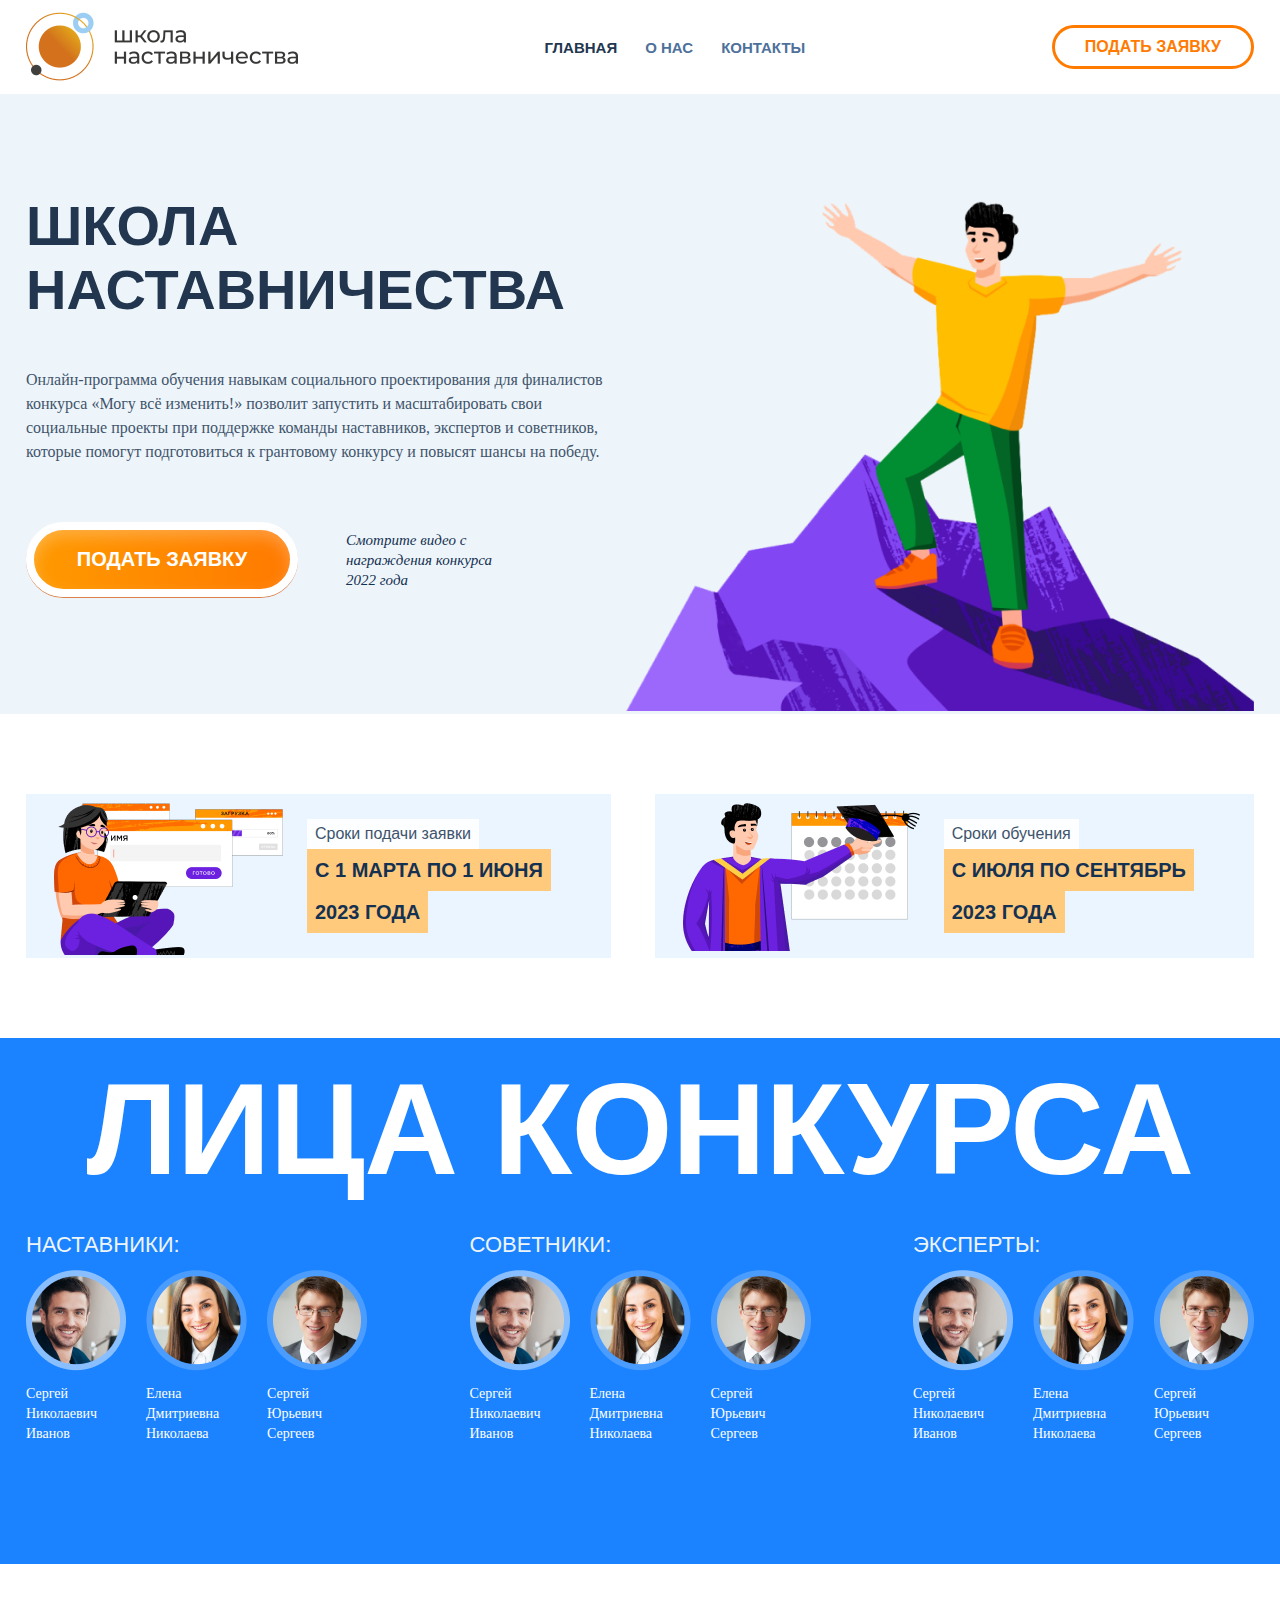
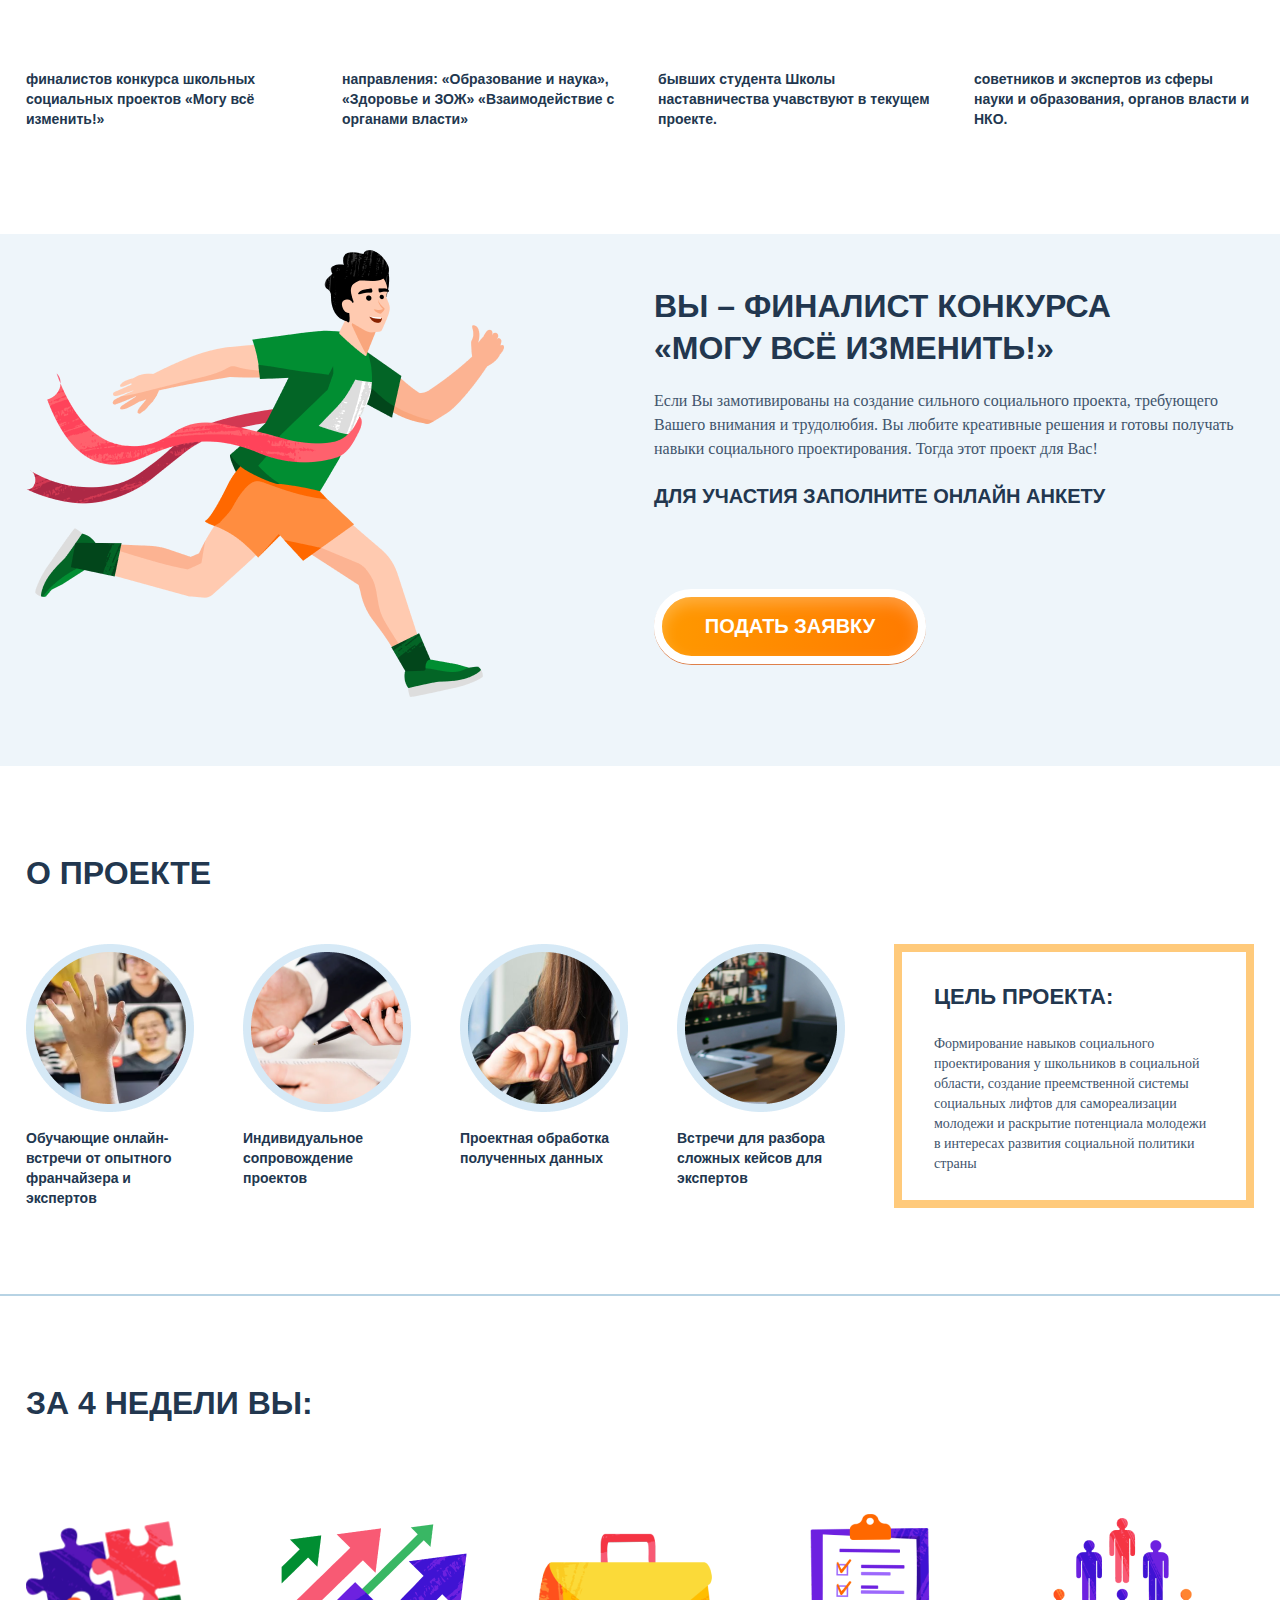
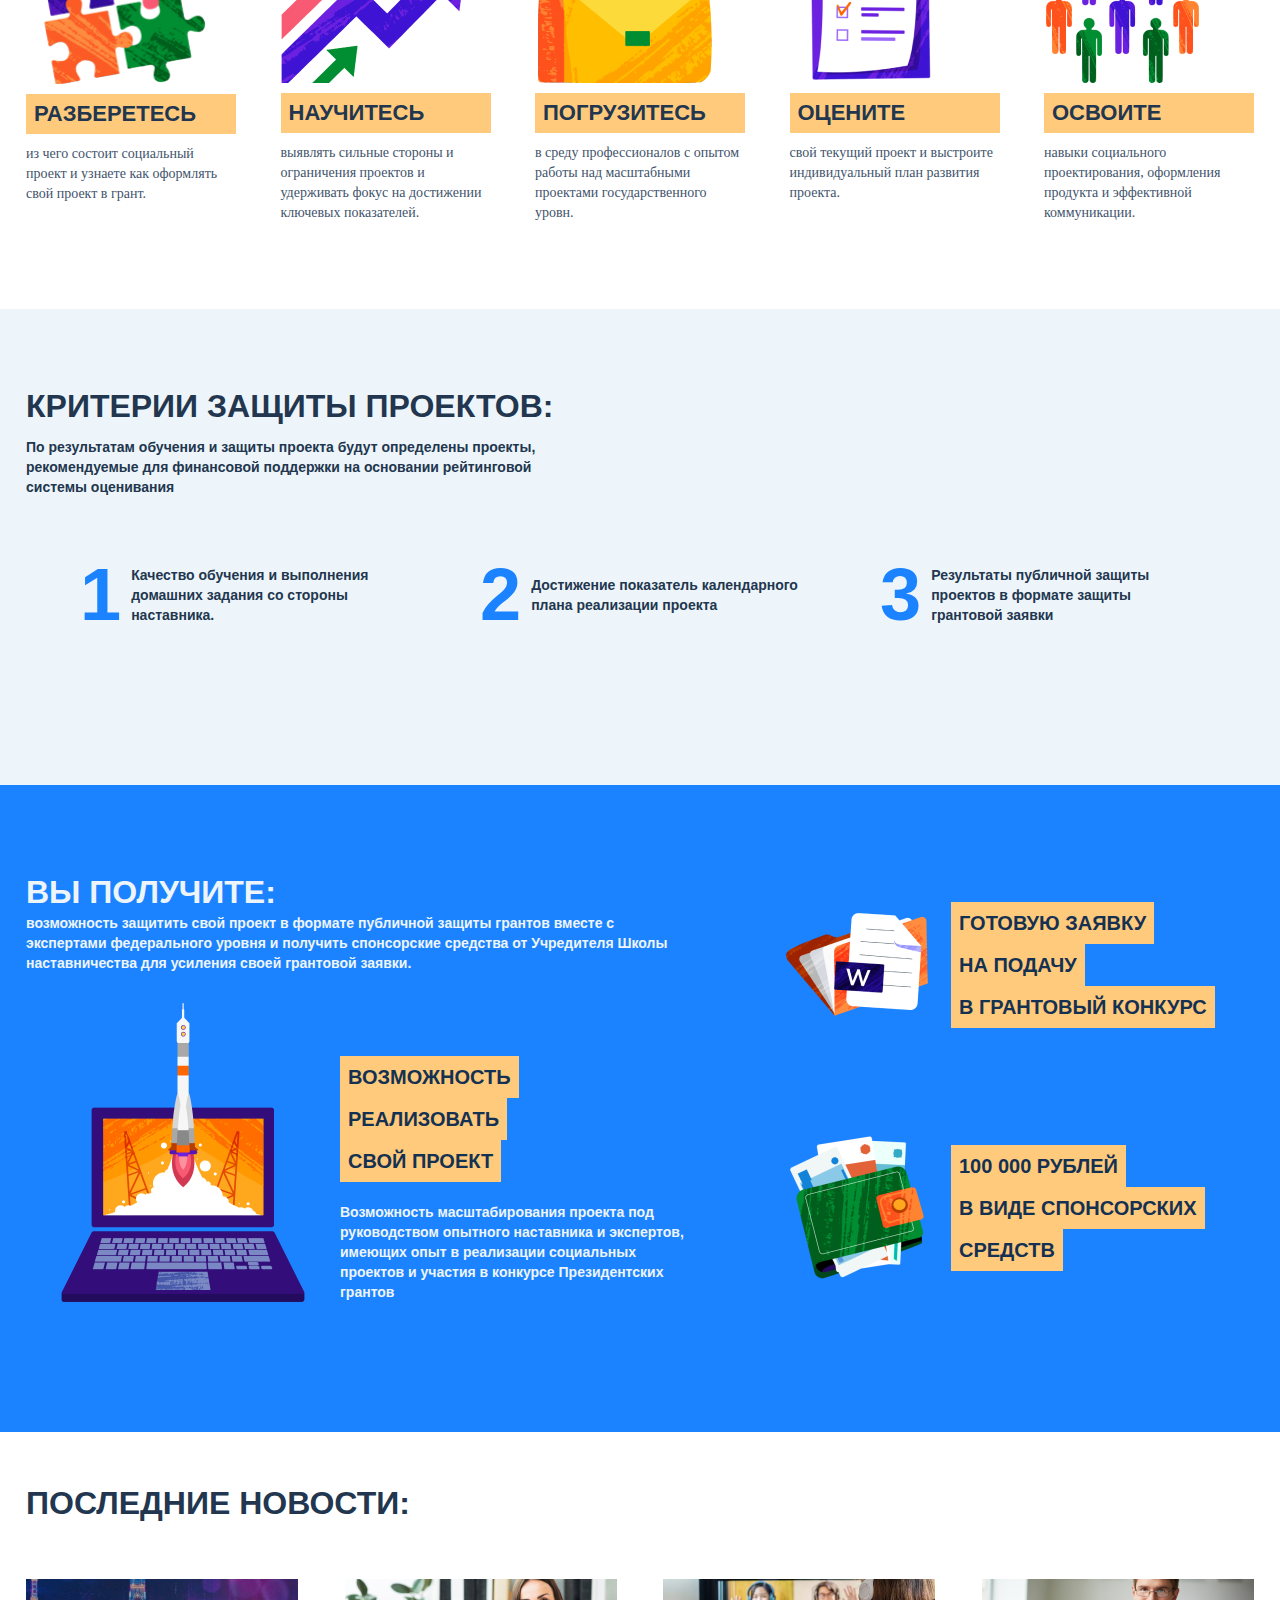
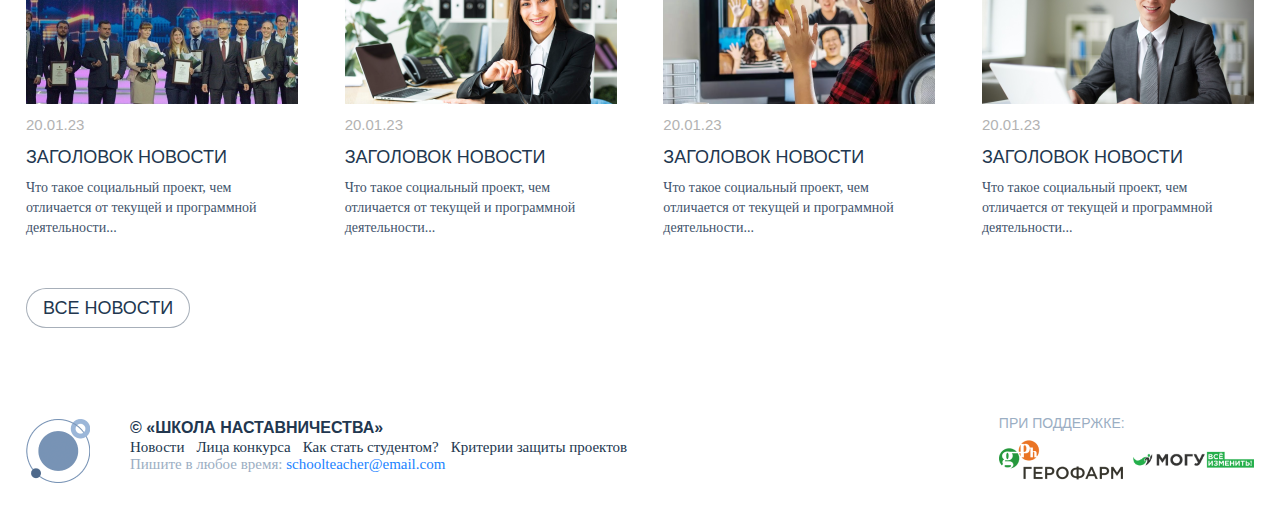
<file: index.html>
<!DOCTYPE html>
<html lang="en">
  <head>
    <meta charset="UTF-8" />
    <meta name="viewport" content="width=device-width, initial-scale=1.0" />
    <title>Главная</title>
    <link rel="stylesheet" href="css/reset.css" />
    <link rel="stylesheet" href="css/main/style.css" />
  </head>
  <body>
    <header class="header">
      <div class="header__container">
        <div class="header__container-wrapper_but">
          <img src="img/burger-menu.svg" width="100%" />
        </div>
        <a href="/">
          <img src="img/logo.png" class="logo" alt="" />
        </a>
        <ul>
          <li>
            <a href="/" class="list-item list-item-active"> Главная </a>
          </li>
          <li><a href="pages/about.html" class="list-item"> О нас </a></li>
          <li><a href="pages/contact.html" class="list-item"> Контакты </a></li>
        </ul>

        <a href="/" class="submit-an-application">
          <button>Подать заявку</button>
        </a>
      </div>
    </header>

    <div
      class="header__container-wrapper_modal"
      style="transform: translate(0px, -100%); display: none">
      <menu>
        <ul class="wrapper_modal-list">
          <li class="wrapper_modal-list_item">
            <a href="./index.html" class="wrapper_modal-list_link">Главная</a>
          </li>
          <li class="wrapper_modal-list_item">
            <a href="pages/about.html" class="wrapper_modal-list_link">О нас</a>
          </li>
          <li class="wrapper_modal-list_item">
            <a href="pages/contact.html" class="wrapper_modal-list_link"
              >Контакты</a
            >
          </li>
        </ul>
      </menu>
    </div>

    <main>
      <div class="main-container">
        <div class="container">
          <div class="container-left-right">
            <div>
              <h1>Школа наставничества</h1>
              <p>
                Онлайн-программа обучения навыкам социального проектирования для
                финалистов конкурса «Могу всё изменить!» позволит запустить и
                масштабировать свои социальные проекты при поддержке команды
                наставников, экспертов и советников, которые помогут
                подготовиться к грантовому конкурсу и повысят шансы на победу.
              </p>
              <div class="container-submit-and-video">
                <a href="/" class="submit-an-application-2">
                  <button>Подать заявку</button>
                </a>
                <span>Смотрите видео с награждения конкурса 2022 года</span>
              </div>
            </div>
            <div class="man">
              <img src="img/man.png" alt="" />
            </div>
          </div>
        </div>
      </div>

      <section>
        <div class="container">
          <div class="container-application-terms">
            <div class="application-deadline">
              <div>
                <img src="img/application-deadline.png" alt="" />
              </div>
              <div>
                <p>Сроки подачи заявки</p>
                <div style="display: flex">
                  <h1>с 1 марта по 1 июня</h1>
                </div>
                <div style="display: flex">
                  <h1>2023 года</h1>
                </div>
              </div>
            </div>
            <div class="terms-of-study">
              <img src="img/terms-of-study.png" alt="" />
              <div>
                <p>Сроки обучения</p>
                <div style="display: flex">
                  <h1>С июля по сентябрь</h1>
                </div>
                <div style="display: flex">
                  <h1>2023 года</h1>
                </div>
              </div>
            </div>
          </div>
        </div>
      </section>

      <section>
        <div class="faces-competition">
          <div class="container">
            <div class="container-faces-competition">
              <h1>Лица конкурса</h1>
              <div class="container-face-competition">
                <div class="container-face-items-competition">
                  <h2>Наставники:</h2>
                  <div class="container-item-competition">
                    <div>
                      <img src="img/people-1.png" alt="" />
                      <p>Сергей Николаевич Иванов</p>
                    </div>
                    <div>
                      <img src="img/people-2.png" alt="" />
                      <p>Елена Дмитриевна Николаева</p>
                    </div>
                    <div>
                      <img src="img/people-3.png" alt="" />
                      <p>Сергей Юрьевич Сергеев</p>
                    </div>
                  </div>
                </div>
                <div class="container-face-items-competition">
                  <h2>Советники:</h2>
                  <div class="container-item-competition">
                    <div>
                      <img src="img/people-1.png" alt="" />
                      <p>Сергей Николаевич Иванов</p>
                    </div>
                    <div>
                      <img src="img/people-2.png" alt="" />
                      <p>Елена Дмитриевна Николаева</p>
                    </div>
                    <div>
                      <img src="img/people-3.png" alt="" />
                      <p>Сергей Юрьевич Сергеев</p>
                    </div>
                  </div>
                </div>
                <div class="container-face-items-competition">
                  <h2>Эксперты:</h2>
                  <div class="container-item-competition">
                    <div>
                      <img src="img/people-1.png" alt="" />
                      <p>Сергей Николаевич Иванов</p>
                    </div>
                    <div>
                      <img src="img/people-2.png" alt="" />
                      <p>Елена Дмитриевна Николаева</p>
                    </div>
                    <div>
                      <img src="img/people-3.png" alt="" />
                      <p>Сергей Юрьевич Сергеев</p>
                    </div>
                  </div>
                </div>
              </div>
            </div>
          </div>
        </div>
      </section>

      <section>
        <div class="container">
          <div class="container-item-info">
            <p>
              финалистов конкурса школьных социальных проектов «Могу всё
              изменить!»
            </p>
            <p>
              направления: «Образование и наука», «Здоровье и ЗОЖ»
              «Взаимодействие с органами власти»
            </p>
            <p>
              бывших студента Школы наставничества учавствуют в текущем проекте.
            </p>
            <p>
              советников и экспертов из сферы науки и образования, органов
              власти и НКО.
            </p>
          </div>
        </div>
      </section>

      <section>
        <div class="background-questionnaire">
          <div class="container">
            <div class="container-left-right-2">
              <div>
                <img src="img/man-2.png" alt="" style="width: 100%" />
              </div>
              <div class="container-right-2">
                <h1>Вы – финалист конкурса «Могу всё изменить!»</h1>
                <p>
                  Если Вы замотивированы на создание сильного социального
                  проекта, требующего Вашего внимания и трудолюбия. Вы любите
                  креативные решения и готовы получать навыки социального
                  проектирования. Тогда этот проект для Вас!
                </p>
                <h2>Для участия заполните онлайн анкету</h2>
                <div class="container-submit-and-video">
                  <a href="/" class="submit-an-application-2">
                    <button>Подать заявку</button>
                  </a>
                </div>
              </div>
            </div>
          </div>
        </div>
      </section>

      <section>
        <div class="container">
          <div class="about-project">
            <div class="about-project-title">
              <h1>О проекте</h1>
            </div>
            <div class="container-about-project">
              <div class="container-item-about-project">
                <img src="img/people-4.png" alt="" />
                <p>
                  Обучающие онлайн-встречи от опытного франчайзера и экспертов
                </p>
              </div>
              <div class="container-item-about-project">
                <img src="img/people-5.png" alt="" />
                <p>Индивидуальное сопровождение проектов</p>
              </div>
              <div class="container-item-about-project">
                <img src="img/people-6.png" alt="" />
                <p>Проектная обработка полученных данных</p>
              </div>
              <div class="container-item-about-project">
                <img src="img/people-7.png" alt="" />
                <p>Встречи для разбора сложных кейсов для экспертов</p>
              </div>
              <div
                class="container-item-about-project border-container-item-about-project">
                <h2>Цель проекта:</h2>
                <p>
                  Формирование навыков социального проектирования у школьников в
                  социальной области, создание преемственной системы социальных
                  лифтов для самореализации молодежи и раскрытие потенциала
                  молодежи в интересах развития социальной политики страны
                </p>
              </div>
            </div>
          </div>
        </div>
        <div class="line"></div>
      </section>

      <section>
        <div class="container">
          <div class="about-project">
            <div class="about-project-title">
              <h1>За 4 недели вы:</h1>
            </div>
            <div class="container-info-learning">
              <div class="item-container-info-learning">
                <img src="img/learning-1.png" alt="" />
                <h2>Разберетесь</h2>
                <p>
                  из чего состоит социальный проект и узнаете как оформлять свой
                  проект в грант.
                </p>
              </div>
              <div class="item-container-info-learning">
                <img src="img/learning-2.png" alt="" />
                <h2>Научитесь</h2>
                <p>
                  выявлять сильные стороны и ограничения проектов и удерживать
                  фокус на достижении ключевых показателей.
                </p>
              </div>
              <div class="item-container-info-learning">
                <img src="img/learning-3.png" alt="" />
                <h2>Погрузитесь</h2>
                <p>
                  в среду профессионалов с опытом работы над масштабными
                  проектами государственного уровн.
                </p>
              </div>
              <div class="item-container-info-learning">
                <img src="img/learning-4.png" alt="" />
                <h2>Оцените</h2>
                <p>
                  свой текущий проект и выстроите индивидуальный план развития
                  проекта.
                </p>
              </div>
              <div class="item-container-info-learning">
                <img src="img/learning-5.png" alt="" />
                <h2>Освоите</h2>
                <p>
                  навыки социального проектирования, оформления продукта и
                  эффективной коммуникации.
                </p>
              </div>
            </div>
          </div>
        </div>
      </section>

      <section>
        <div class="background-questionnaire">
          <div class="container">
            <div class="project-protection">
              <div style="max-width: 530px">
                <div class="project-protection-title">
                  <h1>Критерии защиты проектов:</h1>
                </div>
                <p>
                  По результатам обучения и защиты проекта будут определены
                  проекты, рекомендуемые для финансовой поддержки на основании
                  рейтинговой системы оценивания
                </p>
              </div>
              <div class="project-protection-container">
                <div class="project-protection-item">
                  <span>1</span>
                  <p>
                    Качество обучения и выполнения домашних задания со стороны
                    наставника.
                  </p>
                </div>
                <div class="project-protection-item">
                  <span>2</span>
                  <p>
                    Достижение показатель календарного плана реализации проекта
                  </p>
                </div>
                <div class="project-protection-item">
                  <span>3</span>
                  <p>
                    Результаты публичной защиты проектов в формате защиты
                    грантовой заявки
                  </p>
                </div>
              </div>
            </div>
          </div>
        </div>
      </section>

      <section>
        <div class="background-blue">
          <div class="container">
            <div class="will-receive">
              <div class="container-will-receive-left">
                <div>
                  <h1>Вы получите:</h1>
                  <p>
                    возможность защитить свой проект в формате публичной защиты
                    грантов вместе с экспертами федерального уровня и получить
                    спонсорские средства от Учредителя Школы наставничества для
                    усиления своей грантовой заявки.
                  </p>
                </div>
                <div class="container-will-receive">
                  <img src="img/receive-1.png" alt="" />
                  <div class="container-title-will-receive">
                    <div>
                      <div><h2>Возможность</h2></div>
                      <div><h2>реализовать</h2></div>
                      <div><h2>свой проект</h2></div>
                    </div>
                    <p>
                      Возможность масштабирования проекта под руководством
                      опытного наставника и экспертов, имеющих опыт в реализации
                      социальных проектов и участия в конкурсе Президентских
                      грантов
                    </p>
                  </div>
                </div>
              </div>
              <div class="container-will-receive-right">
                <div class="container-will-receive-right-1">
                  <img src="img/receive-2.png" alt="" />
                  <div>
                    <div><h2>Готовую заявку</h2></div>
                    <div><h2>На подачу</h2></div>
                    <div><h2>В грантовый конкурс</h2></div>
                  </div>
                </div>
                <div class="container-will-receive-right-1">
                  <img src="img/receive-3.png" alt="" />
                  <div>
                    <div><h2>100 000 рублей</h2></div>
                    <div><h2>в виде спонсорских</h2></div>
                    <div><h2>средств</h2></div>
                  </div>
                </div>
              </div>
            </div>
          </div>
        </div>
      </section>

      <section>
        <div class="container">
          <div class="news">
            <div class="news-title">
              <h1>Последние новости:</h1>
            </div>
            <div class="container-items">
              <div class="container-item-news">
                <img src="img/news-1.png" alt="" />
                <div>
                  <span>20.01.23</span>
                </div>
                <h2>Заголовок новости</h2>
                <p>
                  Что такое социальный проект, чем отличается от текущей и
                  программной деятельности...
                </p>
              </div>
              <div class="container-item-news">
                <img src="img/news-2.png" alt="" />
                <div>
                  <span>20.01.23</span>
                </div>
                <h2>Заголовок новости</h2>
                <p>
                  Что такое социальный проект, чем отличается от текущей и
                  программной деятельности...
                </p>
              </div>
              <div class="container-item-news">
                <img src="img/news-3.png" alt="" />
                <div>
                  <span>20.01.23</span>
                </div>
                <h2>Заголовок новости</h2>
                <p>
                  Что такое социальный проект, чем отличается от текущей и
                  программной деятельности...
                </p>
              </div>
              <div class="container-item-news">
                <img src="img/news-4.png" alt="" />
                <div>
                  <span>20.01.23</span>
                </div>
                <h2>Заголовок новости</h2>
                <p>
                  Что такое социальный проект, чем отличается от текущей и
                  программной деятельности...
                </p>
              </div>
            </div>
            <button>Все новости</button>
          </div>
        </div>
      </section>
    </main>
    <footer>
      <div class="container">
        <div class="container-footer">
          <div class="container-footer-left">
            <img src="img/logo-footer.png" style="height: 66px" alt="" />
            <div>
              <h2>© «Школа наставничества»</h2>
              <div>
                <ul>
                  <li>Новости</li>
                  <li>Лица конкурса</li>
                  <li>Как стать студентом?</li>
                  <li>Критерии защиты проектов</li>
                </ul>
              </div>
              <div>
                <p>
                  Пишите в любое время: <span>schoolteacher@email.com</span>
                </p>
              </div>
            </div>
          </div>
          <div class="container-footer-right">
            <h2>При поддержке:</h2>
            <div style="align-items: center; display: flex; gap: 10px">
              <img src="img/support-1.png" alt="" style="height: 54px" /><img
                src="img/support-2.png"
                style="height: 54px"
                alt="" />
            </div>
          </div>
        </div>
      </div>
    </footer>
  </body>
  <script src="burger-menu.js"></script>
</html>
</file>
<file: css/main/style.css>
.header__container {
  display: flex;
  justify-content: space-between;
  align-items: center;
  padding: 10px;
  margin: 0 auto;
  max-width: 1228px;
}

.header__container ul {
  display: flex;
  gap: 28px;
  align-items: center;
}

.header__container-wrapper_modal {
  transition: all 1s;
}
.header__container-wrapper_modal menu {
  height: 100vh;
  display: flex;
  background-color: #1b83ff;
}

.header__container-wrapper_modal ul {
  margin: auto;
  align-items: center;
  display: flex;
  flex-direction: column;
  justify-content: center;
  gap: 100px;
}
.header__container-wrapper_modal li {
  font-family: Arial;
}
.header__container-wrapper_modal a {
  color: white;
  font-size: 1.5rem;
  font-style: normal;
  font-weight: 600;
  position: relative;
}

.submit-an-application button {
  color: #ff7b01;
  font-family: Arial;
  font-size: 16px;
  font-style: normal;
  font-weight: 700;
  line-height: normal;
  text-transform: uppercase;
  display: inline-flex;
  padding: 10px 30px;
  justify-content: center;
  align-items: center;
  gap: 8px;
  flex-shrink: 0;
  border-radius: 26px;
  border: 3px solid #ff7b00;
  cursor: pointer;
  background-color: white;
}

.submit-an-application-2 button {
  color: #fff;
  font-family: Arial;
  font-size: 20px;
  font-style: normal;
  font-weight: 700;
  line-height: normal;
  text-transform: uppercase;
  display: flex;
  width: 272px;
  padding: 18px 40px;
  justify-content: center;
  align-items: flex-start;
  gap: 8px;
  border-radius: 50px;
  background: linear-gradient(90deg, #f90 0.03%, #ff7a00 99.99%);
  box-shadow: 0px 7px 15px 0px rgba(255, 255, 255, 0.25) inset,
    0px 1px 0px 0px #df804a;
  border-radius: 50px;
  border: 8px solid #fff;
  background: linear-gradient(90deg, #f90 0.03%, #ff7a00 99.99%);
  cursor: pointer;
}

.list-item {
  color: #4d719b;
  font-family: Arial;
  font-size: 15px;
  font-style: normal;
  font-weight: 700;
  line-height: normal;
  text-transform: uppercase;
}

.list-item-active {
  color: #22374f;
}

.main-container {
  background-image: url("/img/background.svg");
  padding-top: 100px;
}

.container {
  max-width: 1228px;
  margin: 0 auto;
}

.main-container h1 {
  max-width: 584px;
  color: #22374f;
  font-family: Arial;
  font-size: 56px;
  font-style: normal;
  font-weight: 700;
  line-height: 64px; /* 114.286% */
  text-transform: uppercase;
}

.main-container p {
  max-width: 688px;
  color: #3f546c;
  font-family: Verdana;
  font-size: 16px;
  font-style: normal;
  font-weight: 400;
  line-height: 24px; /* 150% */
  margin-top: 46px;
}

.container-submit-and-video span {
  max-width: 172px;
  color: #153152;
  font-family: Verdana;
  font-size: 15px;
  font-style: italic;
  font-weight: 400;
  line-height: 20px; /* 133.333% */
}

.container-submit-and-video {
  display: flex;
  align-items: center;
  gap: 48px;
  margin-top: 58px;
}

.container-left-right {
  display: flex;
  position: relative;
}

.application-deadline {
  padding-left: 28px;
  padding-right: 60px;
  margin-top: 80px;
  margin-bottom: 80px;
  justify-content: center;
  max-width: 584px;
  display: flex;
  flex-shrink: 0;
  background-color: #ebf5ff;
  gap: 24px;
  align-items: center;
  flex-wrap: wrap;
}

.application-deadline p {
  color: #3f546c;
  font-family: Arial;
  font-size: 16px;
  font-style: normal;
  font-weight: 400;
  line-height: 30px; /* 187.5% */
  background: #fcfeff;
  display: inline-flex;
  display: inline-flex;
  padding: 0px 8px;
  align-items: flex-start;
  gap: 8px;
}

.application-deadline h1 {
  color: #153152;
  font-family: Arial;
  font-size: 20px;
  font-style: normal;
  font-weight: 700;
  line-height: 30px; /* 150% */
  text-transform: uppercase;
  padding: 6px 8px;
  align-items: flex-start;
  gap: 8px;
  background: #ffca7b;
  flex-direction: column;
}

.h1-container {
  display: inline-flex;
}

.terms-of-study {
  padding-left: 28px;
  padding-right: 60px;
  margin-top: 80px;
  margin-bottom: 80px;
  justify-content: center;
  max-width: 584px;
  display: flex;
  flex-shrink: 0;
  background-color: #ebf5ff;
  gap: 24px;
  align-items: center;
}

.terms-of-study p {
  color: #3f546c;
  font-family: Arial;
  font-size: 16px;
  font-style: normal;
  font-weight: 400;
  line-height: 30px; /* 187.5% */
  background: #fcfeff;
  display: inline-flex;
  display: inline-flex;
  padding: 0px 8px;
  align-items: flex-start;
  gap: 8px;
}

.terms-of-study h1 {
  color: #153152;
  font-family: Arial;
  font-size: 20px;
  font-style: normal;
  font-weight: 700;
  line-height: 30px; /* 150% */
  text-transform: uppercase;
  padding: 6px 8px;
  align-items: flex-start;
  gap: 8px;
  background: #ffca7b;
  flex-direction: column;
}

.container-application-terms {
  display: flex;
  justify-content: space-between;
  flex-wrap: wrap;
}

.faces-competition {
  background-color: #1b83ff;
}

.faces-competition h1 {
  color: #fff;
  font-family: Arial;
  font-size: 130px;
  font-style: normal;
  font-weight: 700;
  line-height: 42px; /* 32.308% */
  letter-spacing: -0.65px;
  text-transform: uppercase;
  display: flex;
  justify-content: center;
}

.faces-competition p {
  max-width: 90px;
  color: #fff;
  font-family: Verdana;
  font-size: 14px;
  font-style: normal;
  font-weight: 400;
  line-height: 20px; /* 142.857% */
}

.faces-competition h2 {
  color: #eef5fa;
  font-family: Arial;
  font-size: 22px;
  font-style: normal;
  font-weight: 400;
  line-height: 30px; /* 136.364% */
  text-transform: uppercase;
}

.faces-competition img {
  padding: 10px 0;
}

.container-faces-competition {
  padding-top: 70px;
  padding-bottom: 120px;
}

.container-face-competition {
  margin-top: 80px;
  display: flex;
  justify-content: space-between;
  flex-wrap: wrap;
  align-items: center;
}

.container-item-competition {
  display: flex;
  gap: 20px;
  flex-wrap: wrap;
}

.man img {
  width: 100%;
}

.container-item-info {
  display: flex;
  justify-content: space-between;
  margin-top: 105px;
  margin-bottom: 105px;
  flex-wrap: wrap;
}

.container-item-info p {
  color: #22374f;
  font-family: Arial;
  font-size: 14px;
  font-style: normal;
  font-weight: 700;
  line-height: 20px; /* 142.857% */
  max-width: 280px;
}

.background-questionnaire {
  background-color: #eef5fa;
}

.container-left-right-2 {
  display: flex;
  justify-content: space-between;
  align-items: center;
  padding-bottom: 50px;
  flex-wrap: wrap;
}

.container-left-right-2 h1 {
  color: #22374f;
  font-family: Arial;
  font-size: 32px;
  font-style: normal;
  font-weight: 700;
  line-height: 42px; /* 131.25% */
  text-transform: uppercase;
  max-width: 490px;
}

.container-left-right-2 p {
  color: #3f546c;
  font-family: Verdana;
  font-size: 16px;
  font-style: normal;
  font-weight: 400;
  line-height: 24px; /* 150% */
  max-width: 600px;
}

.container-left-right-2 h2 {
  color: #22374f;
  font-family: Arial;
  font-size: 20px;
  font-style: normal;
  font-weight: 700;
  line-height: 30px; /* 150% */
  text-transform: uppercase;
}

.container-right-2 {
  display: flex;
  flex-direction: column;
  gap: 20px;
}

.about-project {
  margin-top: 86px;
  margin-bottom: 86px;
  display: flex;
  flex-direction: column;
  gap: 50px;
}

.about-project h1 {
  color: #22374f;
  font-family: Arial;
  font-size: 32px;
  font-style: normal;
  font-weight: 700;
  line-height: 42px; /* 131.25% */
  text-transform: uppercase;
}

.about-project p {
  color: #22374f;
  font-family: Arial;
  font-size: 14px;
  font-style: normal;
  font-weight: 700;
  line-height: 20px; /* 142.857% */
}

.container-item-about-project {
  max-width: 168px;
  gap: 16px;
  display: flex;
  flex-direction: column;
}

.container-item-about-project p {
  color: #22374f;
  font-family: Arial;
  font-size: 14px;
  font-style: normal;
  font-weight: 700;
  line-height: 20px; /* 142.857% */
}

.container-about-project {
  display: flex;
  justify-content: space-between;
  flex-wrap: wrap;
}

.border-container-item-about-project {
  border: #ffca7b 8px solid;
  padding: 24px 32px;
}

.border-container-item-about-project {
  max-width: 280px;
}

.border-container-item-about-project h2 {
  color: #22374f;
  font-family: Arial;
  font-size: 22px;
  font-style: normal;
  font-weight: 700;
  line-height: 42px; /* 190.909% */
  text-transform: uppercase;
}

.border-container-item-about-project p {
  color: #3f546c;
  font-family: Verdana;
  font-size: 14px;
  font-style: normal;
  font-weight: 400;
  line-height: 20px; /* 142.857% */
}

.line {
  border: 1px solid #b7d3e4;
}

.container-info-learning {
  display: flex;
  justify-content: space-between;
  flex-wrap: wrap;
}

.container-info-learning h2 {
  color: #22374f;
  font-family: Arial;
  font-size: 22px;
  font-style: normal;
  font-weight: 700;
  line-height: 36px; /* 163.636% */
  text-transform: uppercase;
  display: inline-block;
  padding: 2px 8px;
  align-items: flex-start;
  gap: 8px;
  background: #ffca7b;
}

.container-info-learning p {
  color: #3f546c;
  font-family: Verdana;
  font-size: 14px;
  font-style: normal;
  font-weight: 400;
  line-height: 20px; /* 142.857% */
}

.item-container-info-learning {
  max-width: 210px;
  display: flex;
  flex-direction: column;
  gap: 10px;
}

.project-protection {
  padding-bottom: 160px;
  padding-top: 76px;
}

.project-protection h1 {
  color: #22374f;
  font-family: Arial;
  font-size: 32px;
  font-style: normal;
  font-weight: 700;
  line-height: 42px; /* 131.25% */
  text-transform: uppercase;
  margin-bottom: 10px;
}

.project-protection span {
  font-family: Arial;
  font-size: 74px;
  font-style: normal;
  font-weight: 700;
  line-height: 42px; /* 56.757% */
  text-transform: uppercase;
  color: #1b83ff;
}

.project-protection p {
  color: #22374f;
  font-family: Arial;
  font-size: 14px;
  font-style: normal;
  font-weight: 700;
  line-height: 20px; /* 142.857% */
}

.project-protection-item {
  display: flex;
  align-items: center;
  max-width: 320px;
  gap: 10px;
}

.project-protection-container {
  display: flex;
  justify-content: space-between;
  max-width: 1120px;
  margin: 0 auto;
  margin-top: 68px;
  flex-wrap: wrap;
}

.background-blue {
  background-color: #1b83ff;
}

.will-receive {
  padding-top: 86px;
  display: flex;
  align-items: center;
  gap: 100px;
  padding-bottom: 130px;
  flex-wrap: wrap;
}

.will-receive h1 {
  color: #eef5fa;
  font-family: Arial;
  font-size: 32px;
  font-style: normal;
  font-weight: 700;
  line-height: 42px; /* 131.25% */
  text-transform: uppercase;
}

.will-receive h2 {
  color: #153152;
  font-family: Arial;
  font-size: 20px;
  font-style: normal;
  font-weight: 700;
  line-height: 30px; /* 150% */
  text-transform: uppercase;
  display: inline-flex;
  padding: 6px 8px;
  align-items: flex-start;
  gap: 8px;
  background: #ffca7b;
}

.will-receive p {
  color: #eef5fa;
  font-family: Arial;
  font-size: 14px;
  font-style: normal;
  font-weight: 700;
  line-height: 20px; /* 142.857% */
}

.container-will-receive-left {
  max-width: 660px;
  display: flex;
  flex-direction: column;
  gap: 30px;
}

.container-title-will-receive {
  display: inline-flex;
  flex-direction: column;
  gap: 20px;
}

.container-will-receive {
  display: flex;
  align-items: end;
}

.container-will-receive-right {
  display: flex;
  flex-direction: column;
  gap: 100px;
}

.container-will-receive-right-1 {
  display: flex;
  gap: 23px;
  align-items: center;
}

.news {
  margin-top: 50px;
}

.news-title {
  color: #22374f;
  font-family: Arial;
  font-size: 32px;
  font-style: normal;
  font-weight: 700;
  line-height: 42px; /* 131.25% */
  text-transform: uppercase;
}

.news span {
  color: #b3b3b3;
  font-family: Arial;
  font-size: 15px;
  font-style: normal;
  font-weight: 400;
  line-height: 22px; /* 146.667% */
}

.news h2 {
  color: #22374f;
  font-family: Arial;
  font-size: 18px;
  font-style: normal;
  font-weight: 400;
  line-height: 22px; /* 122.222% */
  text-transform: uppercase;
}

.news p {
  color: #3f546c;
  font-family: Verdana;
  font-size: 14px;
  font-style: normal;
  font-weight: 400;
  line-height: 20px; /* 142.857% */
}

.container-item-news {
  max-width: 272px;
  display: flex;
  flex-direction: column;
  gap: 10px;
}

.container-items {
  margin-top: 55px;
  display: flex;
  justify-content: space-between;
  flex-wrap: wrap;
}

.news button {
  color: #22374f;
  font-family: Arial;
  font-size: 18px;
  font-style: normal;
  font-weight: 400;
  line-height: 26px; /* 144.444% */
  text-transform: uppercase;
  display: inline-flex;
  padding: 6px 16px;
  align-items: flex-start;
  gap: 8px;
  border-radius: 39px;
  border: 1px solid rgba(34, 55, 79, 0.4);
  background-color: white;
  margin-top: 50px;
}

footer {
  margin-top: 85px;
  margin-bottom: 40px;
}

footer h2 {
  color: #22374f;
  font-family: Arial;
  font-size: 16px;
  font-style: normal;
  font-weight: 700;
  line-height: 22px; /* 137.5% */
  text-transform: uppercase;
}

footer li {
  color: #22374f;
  font-family: Verdana;
  font-size: 15px;
  font-style: normal;
  font-weight: 400;
  line-height: normal;
  flex-wrap: wrap;
}

footer ul {
  display: flex;
  gap: 12px;
  flex-wrap: wrap;
}

footer p {
  color: #9baec3;
  font-family: Verdana;
  font-size: 15px;
  font-style: normal;
  font-weight: 400;
  line-height: normal;
}

footer span {
  color: #1b83ff;
  font-family: Verdana;
  font-size: 15px;
  font-style: normal;
  font-weight: 400;
  line-height: normal;
}

.container-footer {
  display: flex;
  align-items: center;
  flex-wrap: wrap;
}

.container-footer-left {
  display: flex;
  gap: 40px;
}

.container-footer-right {
  display: flex;
  flex-direction: column;
  justify-content: center;
}

.container-footer-right h2 {
  color: #9baec3;
  font-family: Arial;
  font-size: 14px;
  font-style: normal;
  font-weight: 400;
  line-height: 20px; /* 142.857% */
  text-transform: uppercase;
}

.container-footer {
  display: flex;
  justify-content: space-between;
}

@media (max-width: 1100px) {
  .container-about-project {
    justify-content: center;
    gap: 20px;
  }
  .about-project-title {
    display: flex;
    justify-content: center;
  }
  .container-footer-left {
    flex-wrap: wrap;
    justify-content: center;
    text-align: center;
  }
  footer ul {
    justify-content: center;
  }
  .container-footer {
    justify-content: center;
  }
  .container-footer-right {
    margin-top: 20px;
    text-align: center;
  }
  .container-item-competition {
    justify-content: center;
    font-size: 50px;
  }
  .container-info-learning {
    justify-content: center;
  }
  .container-face-items-competition {
    display: flex;
    flex-direction: column;
    align-items: center;
  }
  .container-items {
    padding-left: 10px;
    padding-right: 10px;
    gap: 20px;
    justify-content: center;
  }
  .news {
    display: flex;
    flex-direction: column;
    align-items: center;
  }
  .project-protection-container {
    gap: 20px;
    justify-content: center;
  }
  .project-protection {
    display: flex;
    flex-direction: column;
    align-items: center;
    padding-left: 10px;
    padding-right: 10px;
  }
  .container-right-2 {
    align-items: center;
    padding: 0 10px;
  }
  .container-item-info {
    flex-direction: column;
    align-items: center;
    gap: 20px;
  }
  .container-faces-competition h1 {
    color: #fff;
    font-family: Arial;
    font-size: 50px;
    font-style: normal;
    font-weight: 900;
    line-height: 55px; /* 101.852% */
    text-transform: uppercase;
    text-align: center;
  }
  .container-left-right-2 {
    flex-direction: column;
    justify-content: center;
  }
  .news-title {
    text-align: center;
  }
  .application-deadline {
    display: block;
    padding-right: 28px;
    padding-bottom: 20px;
  }
  .terms-of-study {
    display: block;
    padding-right: 28px;
    padding-bottom: 20px;
  }
  .logo {
    display: none;
  }
  .container-will-receive img {
    display: none;
  }
  .container-will-receive-right-1 img {
    display: none;
  }
  .container-face-competition {
    justify-content: center;
    gap: 40px;
  }

  .container-left-right {
    flex-wrap: wrap;
    padding: 0 10px;
    gap: 20px;
    justify-content: center;
  }
  .container-left-right h1 {
    color: #22374f;
    font-family: Arial;
    font-size: 30px;
    font-style: normal;
    font-weight: 700;
    line-height: 38px; /* 126.667% */
    text-transform: uppercase;
  }
  .container-left-right p {
    color: #3f546c;
    font-family: Verdana;
    font-size: 15px;
    font-style: normal;
    font-weight: 400;
    line-height: 21px; /* 140% */
  }
  .container-submit-and-video span {
    display: none;
  }
  .header__container ul {
    display: none;
  }
  .container-submit-and-video {
    justify-content: center;
  }
}

@media (max-width: 650px) {
  .container-application-terms {
    justify-content: center;
    gap: 10px;
  }
  .application-deadline {
    margin-bottom: 0px;
  }
  .terms-of-study {
    margin-top: 20px;
  }
}

@media (max-width: 1190px) {
  .will-receive {
    justify-content: center;
    padding-left: 10px;
    padding-right: 10px;
  }
}

@media (max-width: 1100px) {
  .ul__header {
    display: none;
  }
  .header__container-wrapper_but {
    display: block;
  }
  .main__left-block-h1 {
    font-size: 40px;
    text-align: center;
  }
}

@media (min-width: 1100px) {
  .header__container-wrapper_but {
    display: none;
  }
}
</file>
